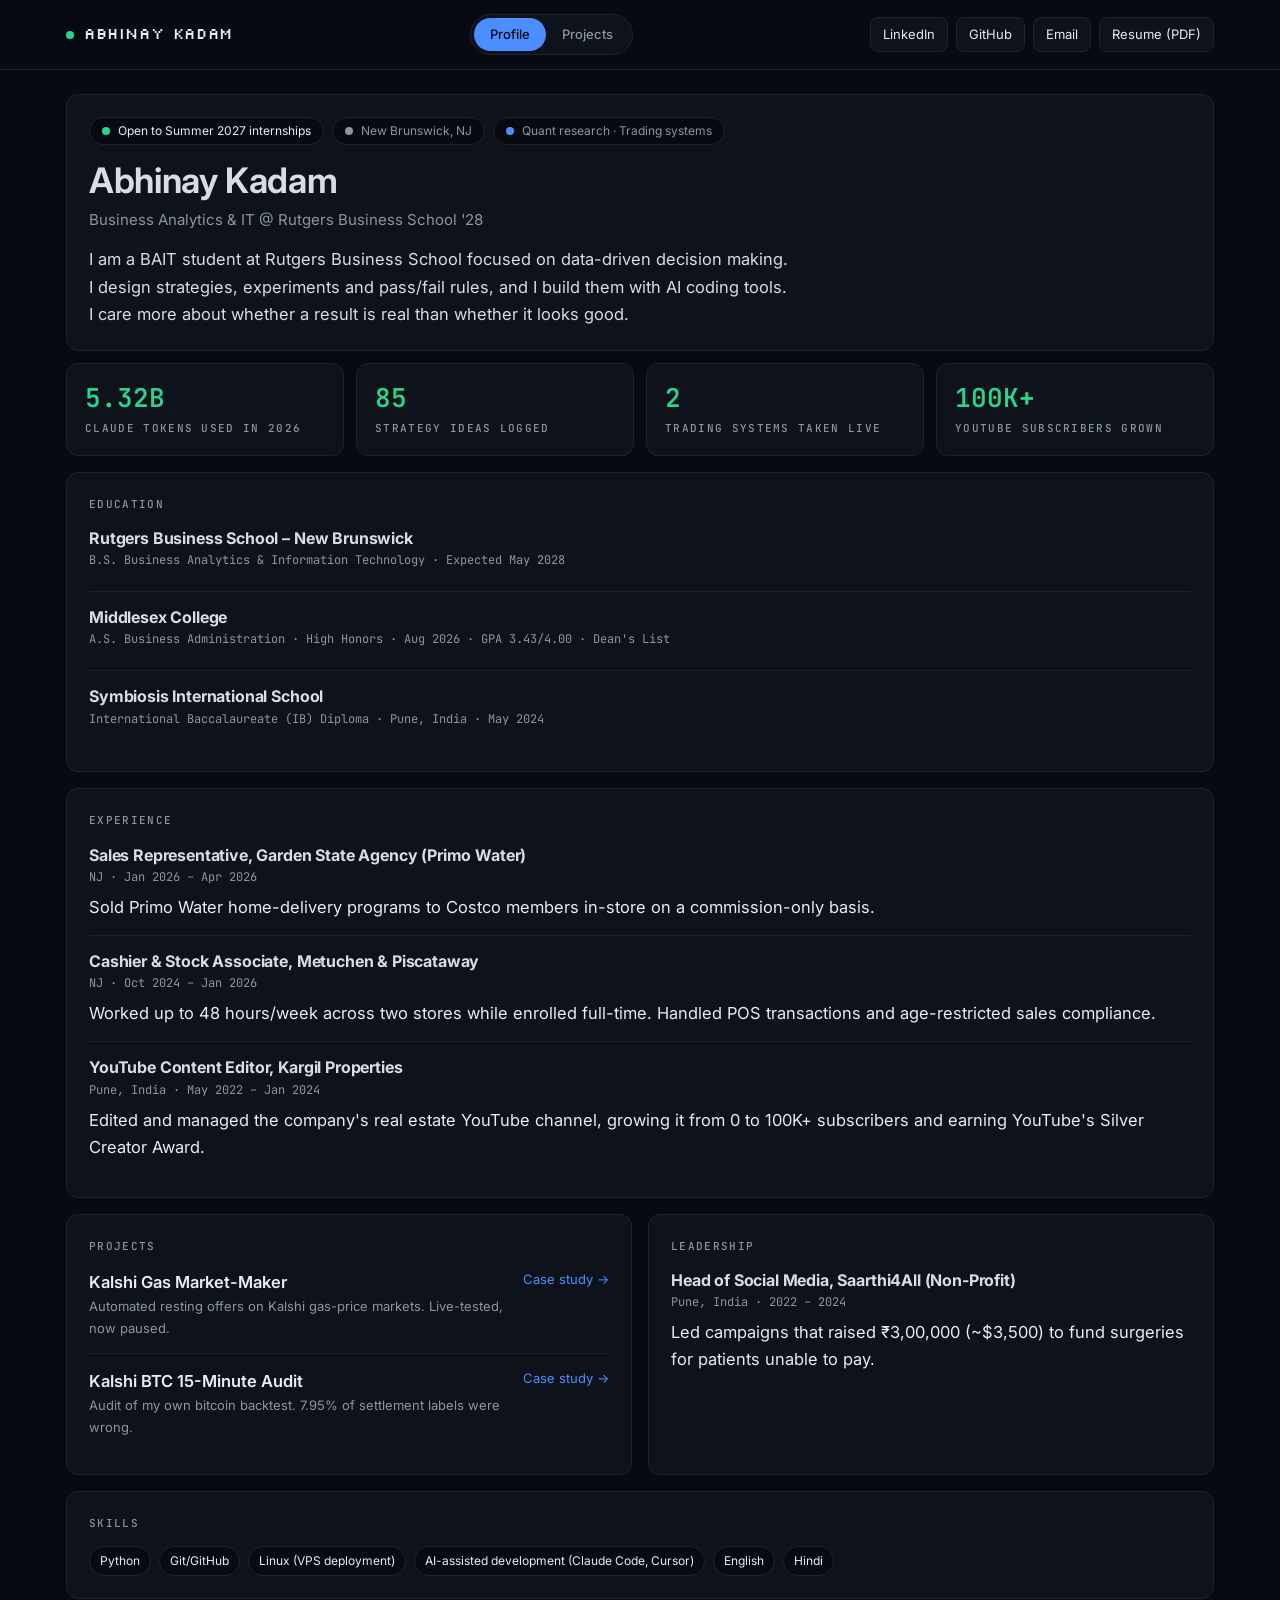
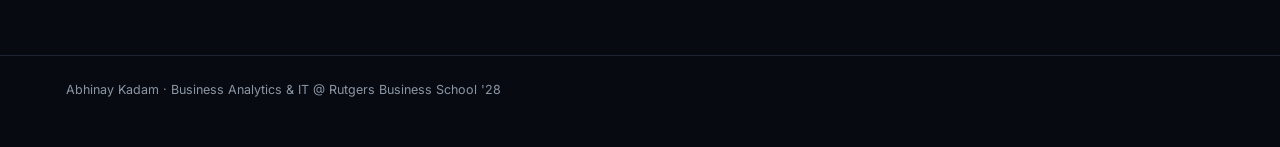
<file: index.html>
<!doctype html>
<html lang="en">
<head>
  <meta charset="utf-8">
  <meta name="viewport" content="width=device-width, initial-scale=1">
  <title>Abhinay Kadam | Quantitative Research and Trading Systems</title>
  <meta name="description" content="Abhinay Kadam, Business Analytics and IT student at Rutgers Business School. Quantitative research and automated trading systems, with case studies on Kalshi gas and bitcoin markets.">
  <link rel="icon" href="data:image/svg+xml,%3Csvg xmlns='http://www.w3.org/2000/svg' viewBox='0 0 16 16'%3E%3Crect width='16' height='16' rx='3' fill='%234c8dff'/%3E%3C/svg%3E">
  <link rel="preconnect" href="https://fonts.googleapis.com">
  <link rel="preconnect" href="https://fonts.gstatic.com" crossorigin>
  <link href="https://fonts.googleapis.com/css2?family=Inter:wght@400;500;600;700&family=JetBrains+Mono:wght@500;600&family=Silkscreen&display=swap" rel="stylesheet">
  <link rel="stylesheet" href="assets/style.css">
  <script>document.documentElement.classList.add("js");</script>
</head>
<body>

  <header class="topbar">
    <div class="wrap topbar-inner">
      <a class="brand" href="#profile"><span class="dot pos" aria-hidden="true"></span>abhinay kadam</a>

      <nav class="seg" aria-label="Sections">
        <a href="#profile" data-tab-link="profile" aria-current="page">Profile</a>
        <a href="#projects" data-tab-link="projects">Projects</a>
      </nav>

      <div class="topbar-links">
        <a class="btn" href="https://www.linkedin.com/in/abhinay-kadam/">LinkedIn</a>
        <a class="btn" href="https://github.com/Prydae">GitHub</a>
        <a class="btn" href="mailto:kadamabhinay5@gmail.com">Email</a>
        <a class="btn" href="resume.pdf">Resume (PDF)</a>
      </div>
    </div>
  </header>

  <main class="wrap">

    <!-- TAB 1: PROFILE -->
    <section id="profile" class="tab is-active" data-tab="profile" aria-label="Profile">

      <div class="panel hero">
        <div class="pills">
          <span class="pill"><span class="dot pos" aria-hidden="true"></span><span class="pill-text">Open to Summer 2027 internships</span></span>
          <span class="pill"><span class="dot muted" aria-hidden="true"></span>New Brunswick, NJ</span>
          <span class="pill"><span class="dot accent" aria-hidden="true"></span>Quant research · Trading systems</span>
        </div>
        <h1>Abhinay Kadam</h1>
        <p class="sub">Business Analytics &amp; IT @ Rutgers Business School '28</p>
        <p class="about">I am a BAIT student at Rutgers Business School focused on data-driven decision making. I design strategies, experiments and pass/fail rules, and I build them with AI coding tools. I care more about whether a result is real than whether it looks good.</p>
      </div>

      <div class="stats">
        <div class="tile"><span class="big">5.32B</span><span class="cap">CLAUDE TOKENS USED IN 2026</span></div>
        <div class="tile"><span class="big">85</span><span class="cap">strategy ideas logged</span></div>
        <div class="tile"><span class="big">2</span><span class="cap">trading systems taken live</span></div>
        <div class="tile"><span class="big">100K+</span><span class="cap">YouTube subscribers grown</span></div>
      </div>

      <div class="cols">

        <div class="panel span-2">
          <p class="label">Education</p>

          <div class="entry">
            <h3>Rutgers Business School – New Brunswick</h3>
            <p class="meta">B.S. Business Analytics &amp; Information Technology · Expected May 2028</p>
          </div>

          <div class="entry">
            <h3>Middlesex College</h3>
            <p class="meta">A.S. Business Administration · High Honors · Aug 2026 · GPA 3.43/4.00 · Dean's List</p>
          </div>

          <div class="entry">
            <h3>Symbiosis International School</h3>
            <p class="meta">International Baccalaureate (IB) Diploma · Pune, India · May 2024</p>
          </div>
        </div>

        <div class="panel span-2">
          <p class="label">Experience</p>

          <div class="entry">
            <h3>Sales Representative, Garden State Agency (Primo Water)</h3>
            <p class="meta">NJ · Jan 2026 – Apr 2026</p>
            <p>Sold Primo Water home-delivery programs to Costco members in-store on a commission-only basis.</p>
          </div>

          <div class="entry">
            <h3>Cashier &amp; Stock Associate, Metuchen &amp; Piscataway</h3>
            <p class="meta">NJ · Oct 2024 – Jan 2026</p>
            <p>Worked up to 48 hours/week across two stores while enrolled full-time. Handled POS transactions and age-restricted sales compliance.</p>
          </div>

          <div class="entry">
            <h3>YouTube Content Editor, Kargil Properties</h3>
            <p class="meta">Pune, India · May 2022 – Jan 2024</p>
            <p>Edited and managed the company's real estate YouTube channel, growing it from 0 to 100K+ subscribers and earning YouTube's Silver Creator Award.</p>
          </div>
        </div>

        <div class="panel">
          <p class="label">Projects</p>
          <div id="profile-projects">
            <noscript><p class="fallback"><a href="projects/gas.html">Kalshi Gas Market-Maker: case study</a><br><a href="projects/btc.html">Kalshi BTC 15-Minute Audit: case study</a></p></noscript>
          </div>
        </div>

        <div class="panel">
          <p class="label">Leadership</p>
          <div class="entry">
            <h3>Head of Social Media, Saarthi4All (Non-Profit)</h3>
            <p class="meta">Pune, India · 2022 – 2024</p>
            <p>Led campaigns that raised ₹3,00,000 (~$3,500) to fund surgeries for patients unable to pay.</p>
          </div>
        </div>

        <div class="panel span-2">
          <p class="label">Skills</p>
          <ul class="chips">
            <li>Python</li>
            <li>Git/GitHub</li>
            <li>Linux (VPS deployment)</li>
            <li>AI-assisted development (Claude Code, Cursor)</li>
            <li>English</li>
            <li>Hindi</li>
          </ul>
        </div>

      </div>
    </section>

    <!-- TAB 2: PROJECTS -->
    <section id="projects" class="tab" data-tab="projects" aria-label="Projects">
      <p class="label" style="margin-top:8px">Projects</p>
      <div id="project-grid" class="proj-grid">
        <noscript><p class="fallback">Project cards load with JavaScript. Open the case studies directly: <a href="projects/gas.html">Kalshi Gas Market-Maker</a> · <a href="projects/btc.html">Kalshi BTC 15-Minute Audit</a>.</p></noscript>
      </div>
    </section>

  </main>

  <footer class="site-footer">
    <div class="wrap">
      <p>Abhinay Kadam · Business Analytics &amp; IT @ Rutgers Business School '28</p>
    </div>
  </footer>

  <script src="assets/projects.js"></script>
</body>
</html>
</file>
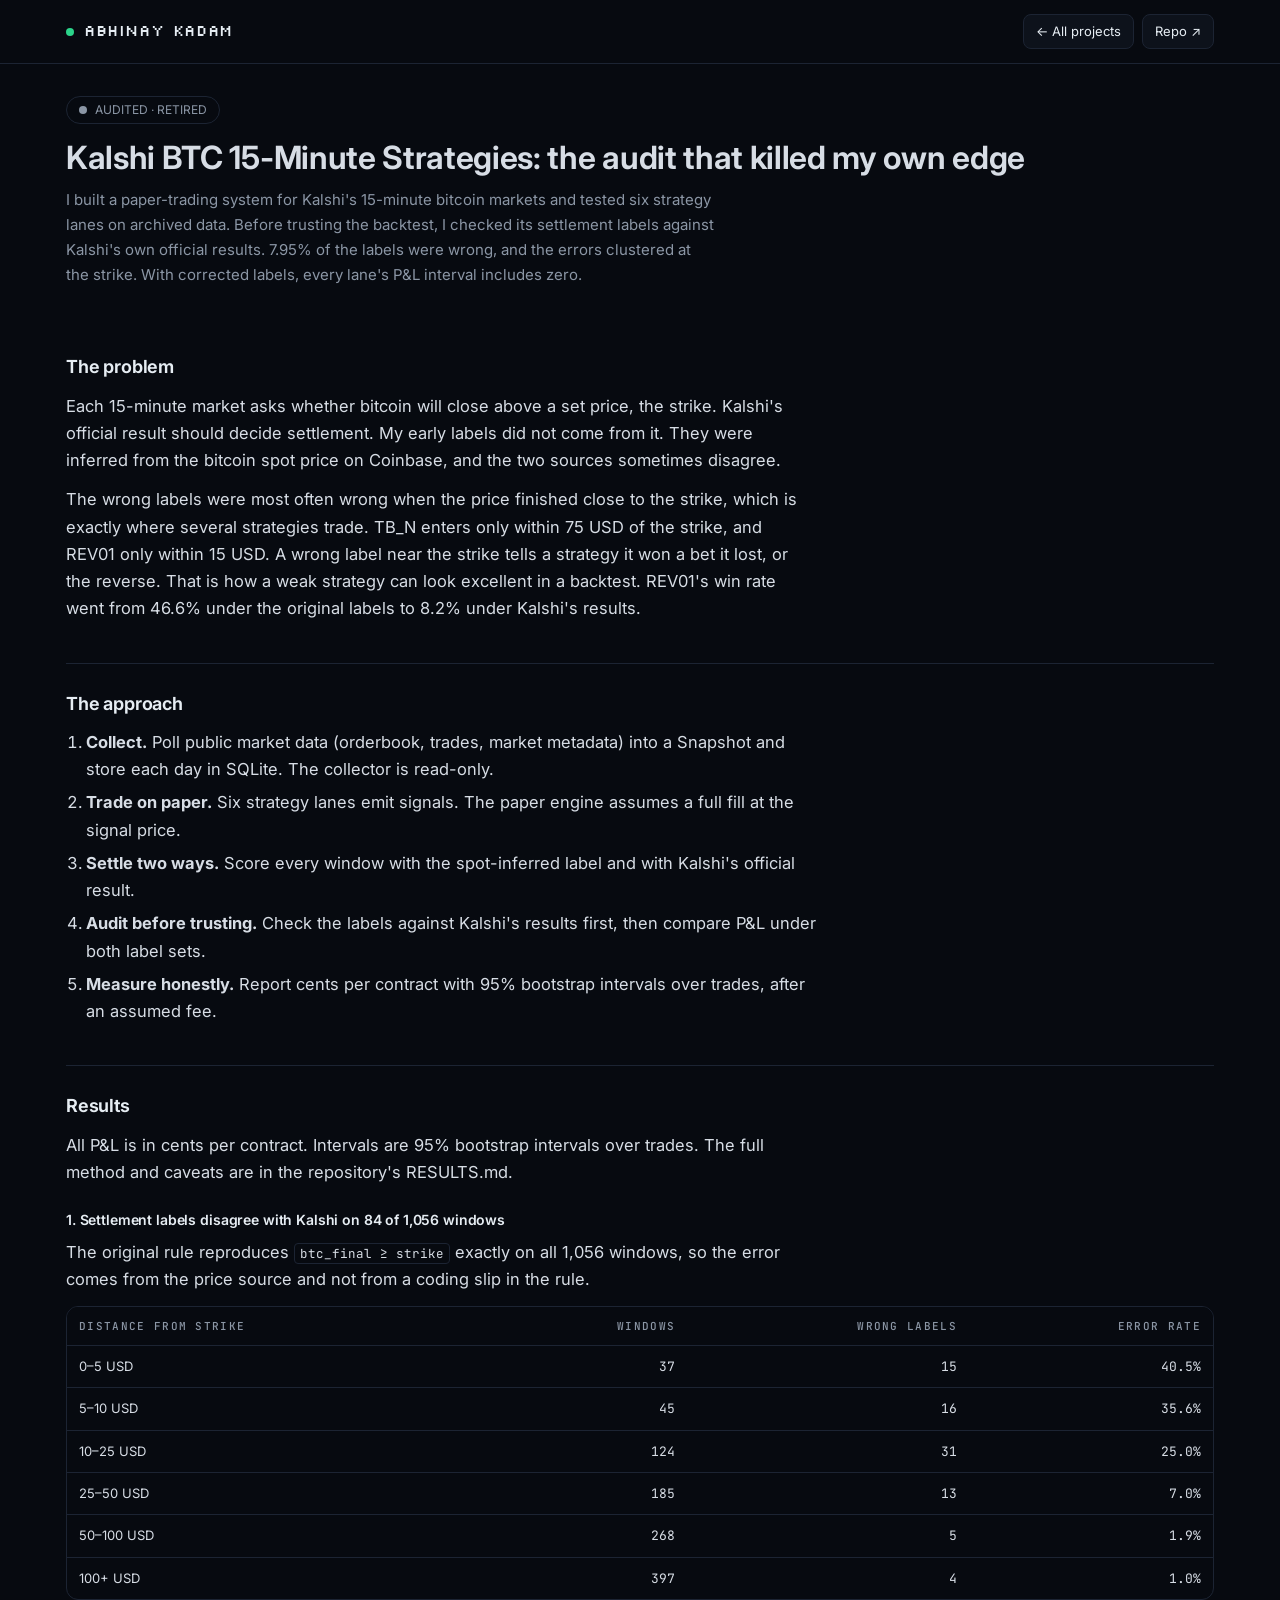
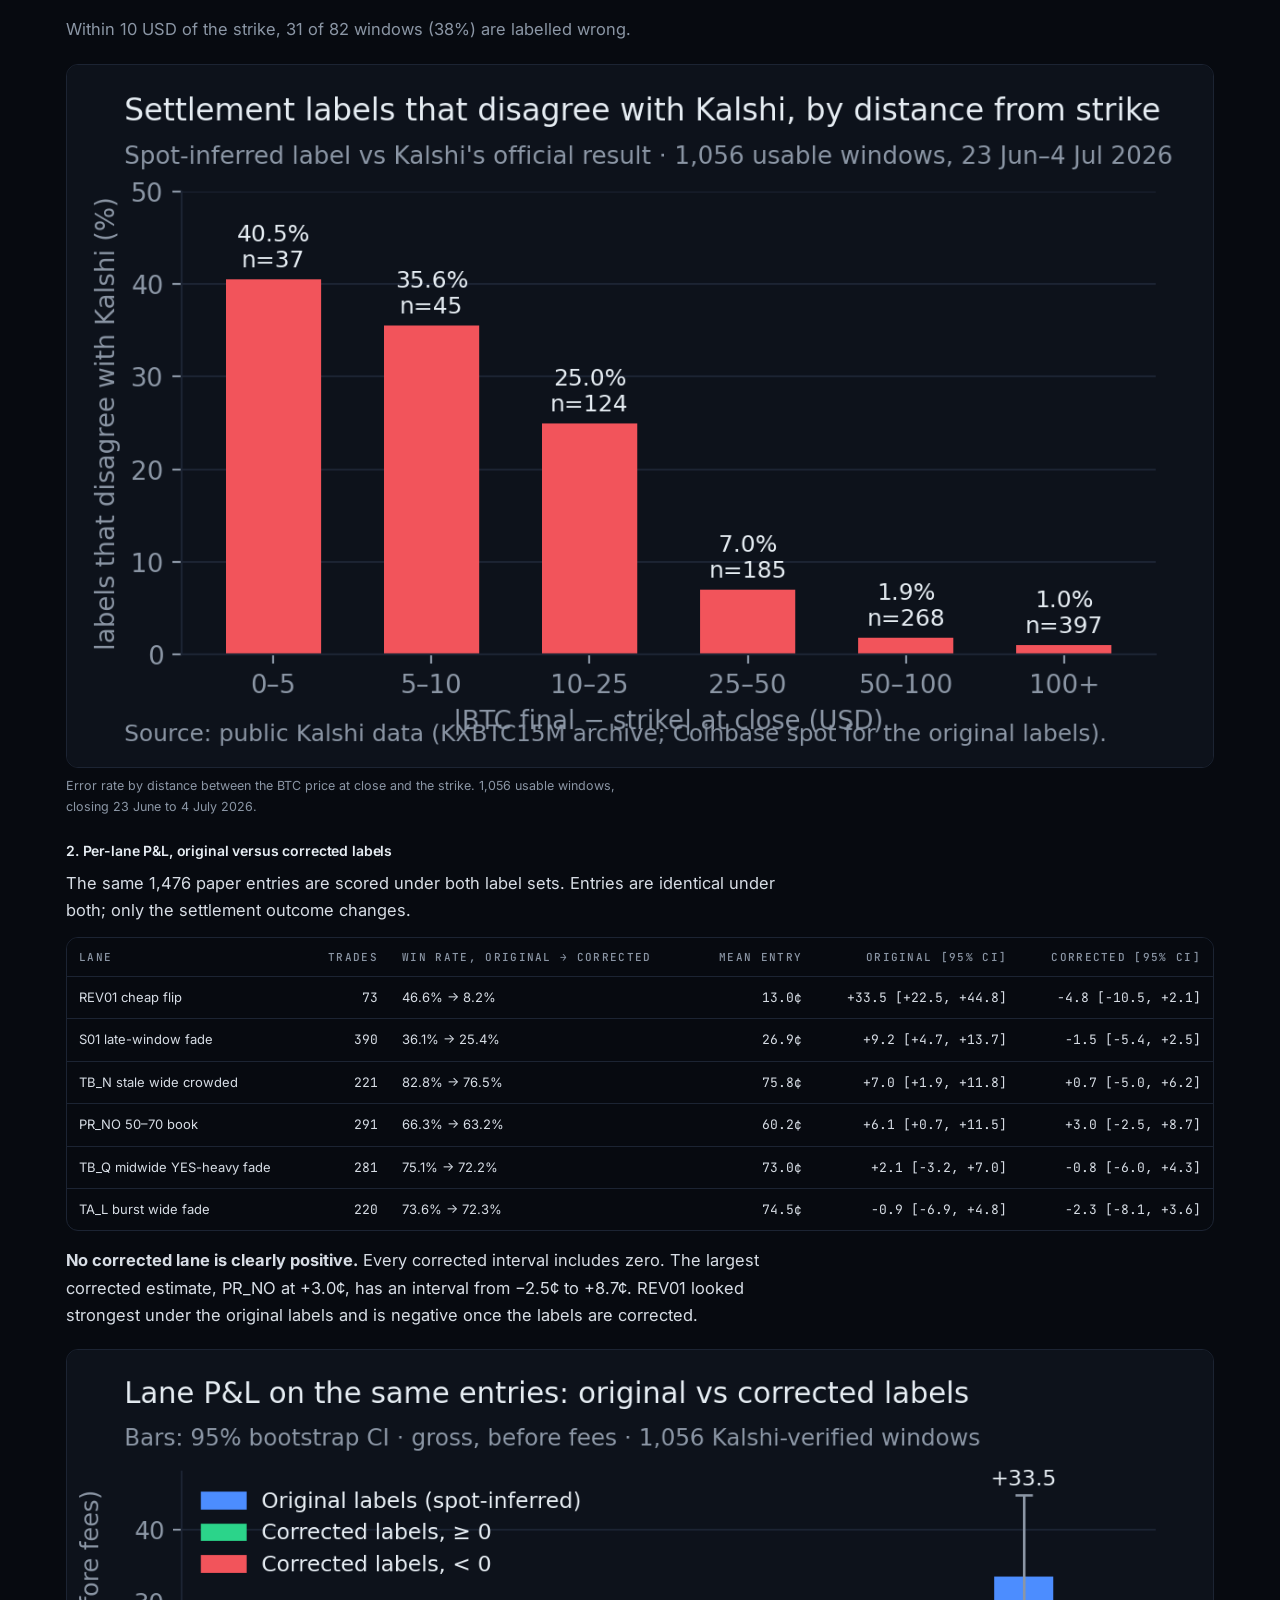
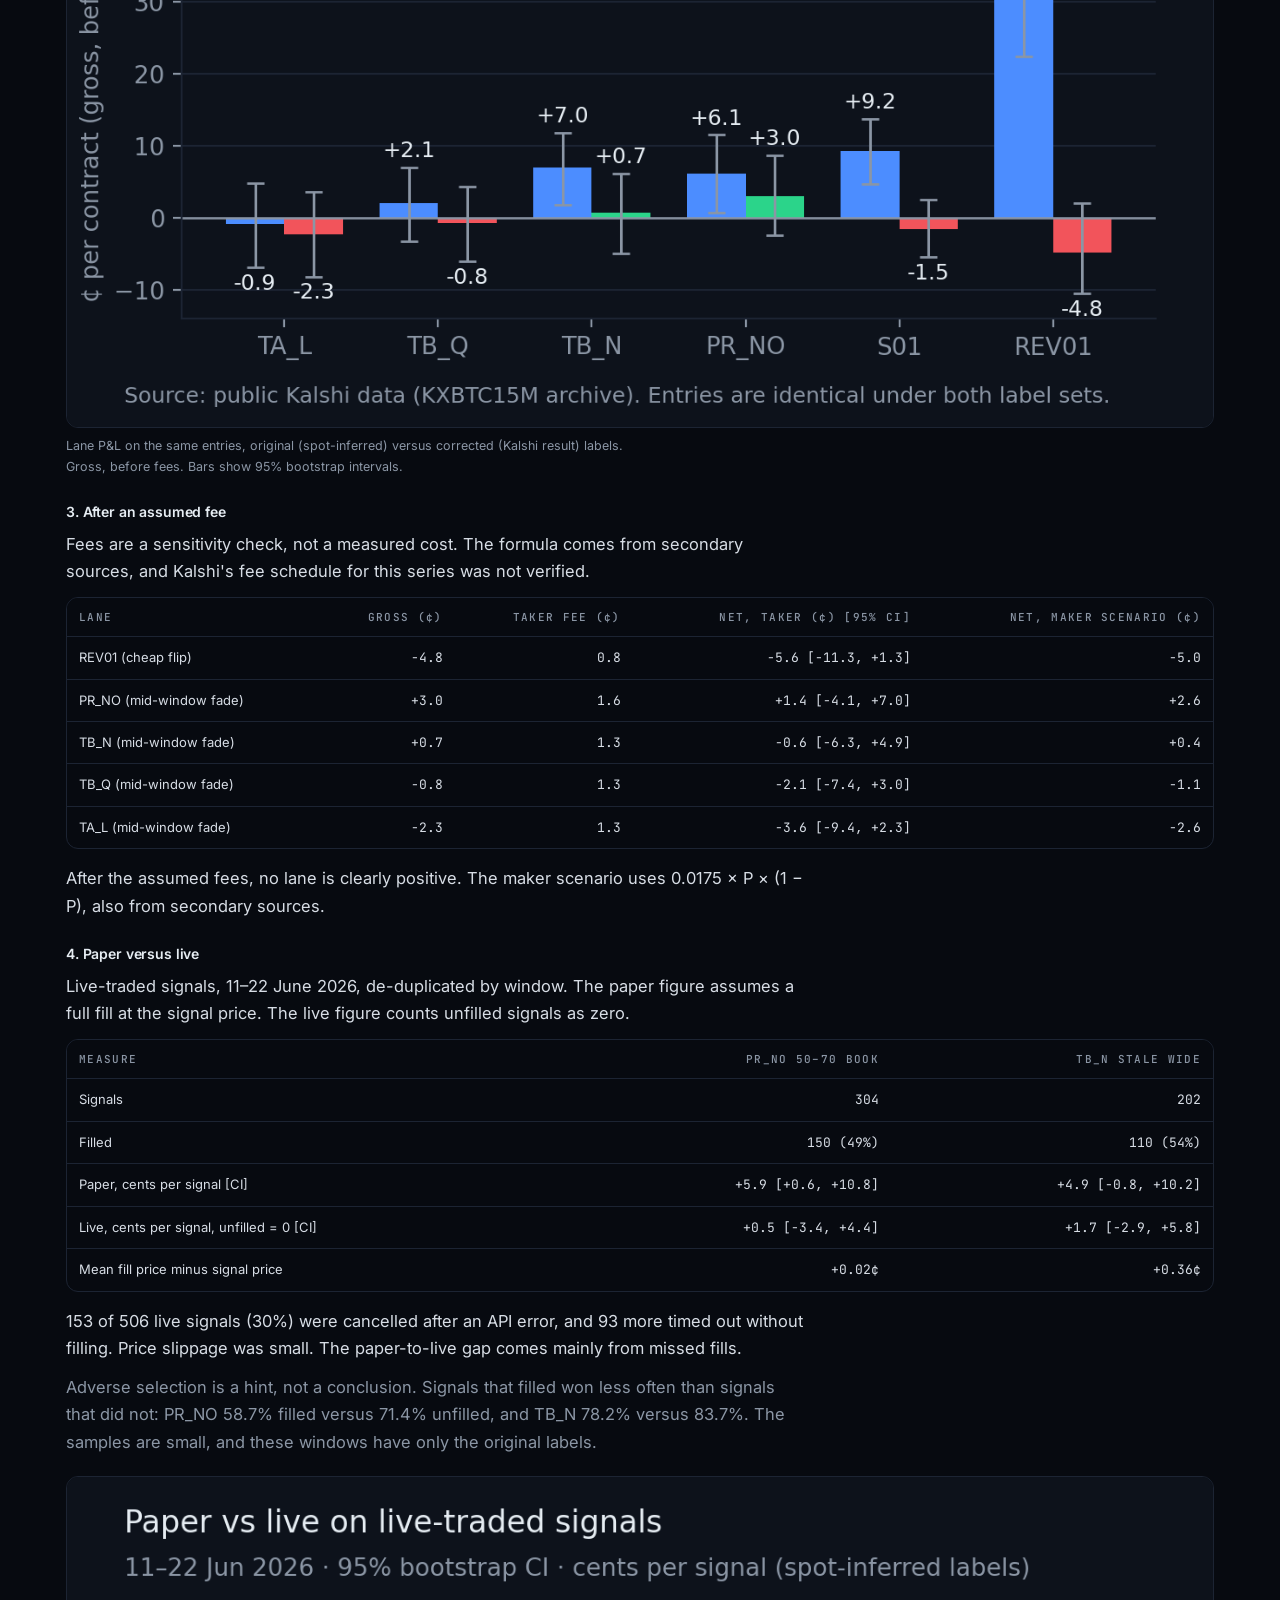
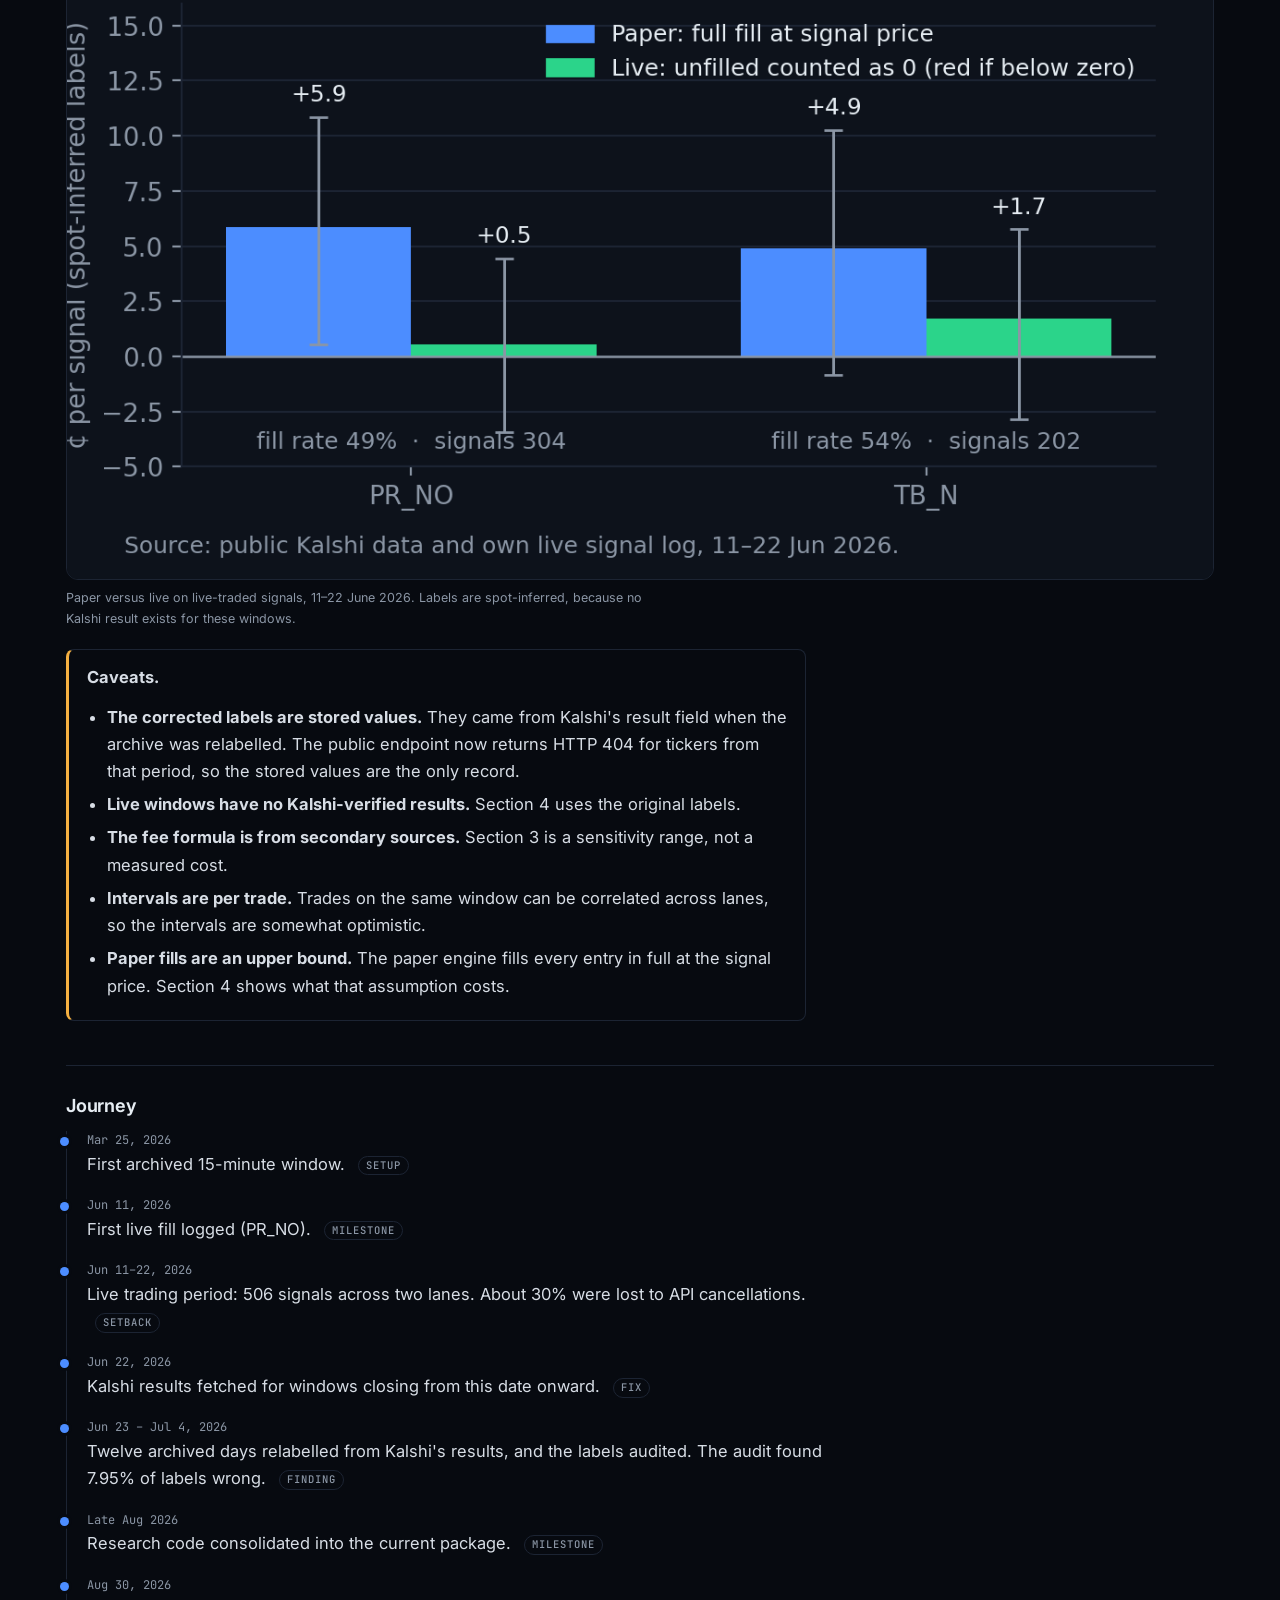
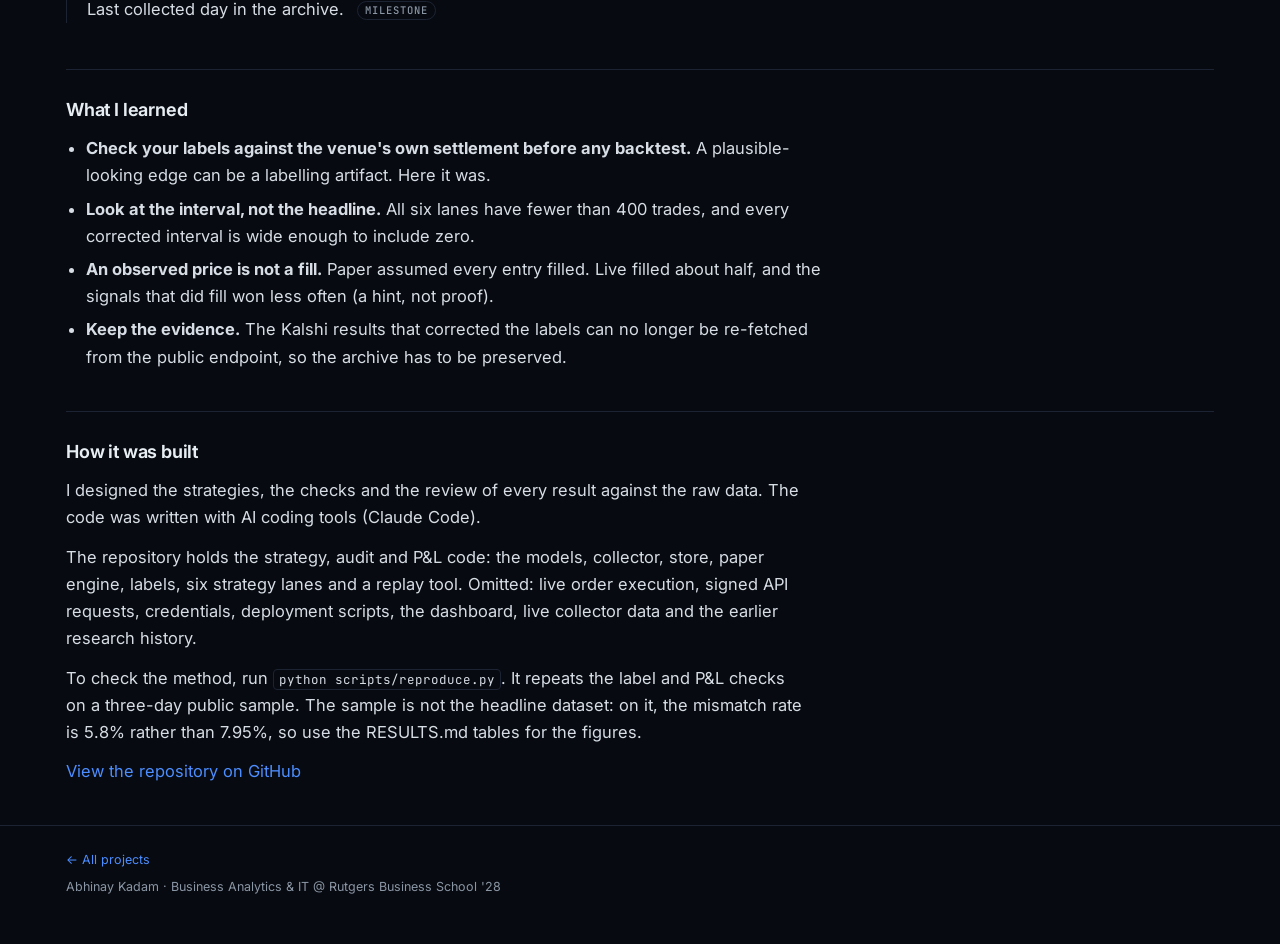
<file: projects/btc.html>
<!doctype html>
<html lang="en">
<head>
  <meta charset="utf-8">
  <meta name="viewport" content="width=device-width, initial-scale=1">
  <title>Kalshi BTC 15-Minute Audit | Abhinay Kadam</title>
  <meta name="description" content="Case study: an audit of a Kalshi 15-minute bitcoin backtest. 7.95% of settlement labels disagreed with Kalshi's official results, and no strategy lane stayed positive after correction.">
  <link rel="icon" href="data:image/svg+xml,%3Csvg xmlns='http://www.w3.org/2000/svg' viewBox='0 0 16 16'%3E%3Crect width='16' height='16' fill='%2314284b'/%3E%3C/svg%3E">
  <link rel="preconnect" href="https://fonts.googleapis.com">
  <link rel="preconnect" href="https://fonts.gstatic.com" crossorigin>
  <link href="https://fonts.googleapis.com/css2?family=Inter:wght@400;500;600;700&family=JetBrains+Mono:wght@500;600&family=Silkscreen&display=swap" rel="stylesheet">
  <link rel="stylesheet" href="../assets/style.css">
</head>
<body>

  <header class="topbar">
    <div class="wrap topbar-inner">
      <a class="brand" href="../index.html"><span class="dot pos" aria-hidden="true"></span>abhinay kadam</a>
      <div class="topbar-links">
        <a class="btn" href="../index.html#projects">← All projects</a>
        <a class="btn" href="https://github.com/Prydae/kalshi-btc-audit">Repo ↗</a>
      </div>
    </div>
  </header>

  <header class="page-head">
    <div class="wrap">
      <p class="pills"><span class="pill"><span class="dot muted" aria-hidden="true"></span>AUDITED · RETIRED</span></p>
      <h1>Kalshi BTC 15-Minute Strategies: the audit that killed my own edge</h1>
      <p class="lead">I built a paper-trading system for Kalshi's 15-minute bitcoin markets and tested six strategy lanes on archived data. Before trusting the backtest, I checked its settlement labels against Kalshi's own official results. 7.95% of the labels were wrong, and the errors clustered at the strike. With corrected labels, every lane's P&amp;L interval includes zero.</p>
    </div>
  </header>

  <main class="wrap case">

    <section id="problem" aria-labelledby="problem-heading">
      <h2 id="problem-heading">The problem</h2>
      <p>Each 15-minute market asks whether bitcoin will close above a set price, the strike. Kalshi's official result should decide settlement. My early labels did not come from it. They were inferred from the bitcoin spot price on Coinbase, and the two sources sometimes disagree.</p>
      <p>The wrong labels were most often wrong when the price finished close to the strike, which is exactly where several strategies trade. TB_N enters only within 75 USD of the strike, and REV01 only within 15 USD. A wrong label near the strike tells a strategy it won a bet it lost, or the reverse. That is how a weak strategy can look excellent in a backtest. REV01's win rate went from 46.6% under the original labels to 8.2% under Kalshi's results.</p>
    </section>

    <section id="approach" aria-labelledby="approach-heading">
      <h2 id="approach-heading">The approach</h2>
      <ol>
        <li><strong>Collect.</strong> Poll public market data (orderbook, trades, market metadata) into a Snapshot and store each day in SQLite. The collector is read-only.</li>
        <li><strong>Trade on paper.</strong> Six strategy lanes emit signals. The paper engine assumes a full fill at the signal price.</li>
        <li><strong>Settle two ways.</strong> Score every window with the spot-inferred label and with Kalshi's official result.</li>
        <li><strong>Audit before trusting.</strong> Check the labels against Kalshi's results first, then compare P&amp;L under both label sets.</li>
        <li><strong>Measure honestly.</strong> Report cents per contract with 95% bootstrap intervals over trades, after an assumed fee.</li>
      </ol>
    </section>

    <section id="results" aria-labelledby="results-heading">
      <h2 id="results-heading">Results</h2>
      <p>All P&amp;L is in cents per contract. Intervals are 95% bootstrap intervals over trades. The full method and caveats are in the repository's RESULTS.md.</p>

      <h3>1. Settlement labels disagree with Kalshi on 84 of 1,056 windows</h3>
      <p>The original rule reproduces <code>btc_final ≥ strike</code> exactly on all 1,056 windows, so the error comes from the price source and not from a coding slip in the rule.</p>
      <div class="table-wrap">
        <table class="data">
          <thead>
            <tr>
              <th>Distance from strike</th>
              <th class="num">Windows</th>
              <th class="num">Wrong labels</th>
              <th class="num">Error rate</th>
            </tr>
          </thead>
          <tbody>
            <tr><td>0–5 USD</td><td class="num">37</td><td class="num">15</td><td class="num">40.5%</td></tr>
            <tr><td>5–10 USD</td><td class="num">45</td><td class="num">16</td><td class="num">35.6%</td></tr>
            <tr><td>10–25 USD</td><td class="num">124</td><td class="num">31</td><td class="num">25.0%</td></tr>
            <tr><td>25–50 USD</td><td class="num">185</td><td class="num">13</td><td class="num">7.0%</td></tr>
            <tr><td>50–100 USD</td><td class="num">268</td><td class="num">5</td><td class="num">1.9%</td></tr>
            <tr><td>100+ USD</td><td class="num">397</td><td class="num">4</td><td class="num">1.0%</td></tr>
          </tbody>
        </table>
      </div>
      <p class="muted">Within 10 USD of the strike, 31 of 82 windows (38%) are labelled wrong.</p>

      <figure>
        <img src="../assets/img/btc-label-error.png" alt="Bar chart of the share of settlement labels that disagree with Kalshi's result, by distance from strike: 40.5% at 0 to 5 USD, 35.6% at 5 to 10 USD, 25.0% at 10 to 25 USD, 7.0% at 25 to 50 USD, 1.9% at 50 to 100 USD, and 1.0% above 100 USD.">
        <figcaption>Error rate by distance between the BTC price at close and the strike. 1,056 usable windows, closing 23 June to 4 July 2026.</figcaption>
      </figure>

      <h3>2. Per-lane P&amp;L, original versus corrected labels</h3>
      <p>The same 1,476 paper entries are scored under both label sets. Entries are identical under both; only the settlement outcome changes.</p>
      <div class="table-wrap">
        <table class="data">
          <thead>
            <tr>
              <th>Lane</th>
              <th class="num">Trades</th>
              <th>Win rate, original → corrected</th>
              <th class="num">Mean entry</th>
              <th class="num">Original [95% CI]</th>
              <th class="num">Corrected [95% CI]</th>
            </tr>
          </thead>
          <tbody>
            <tr><td>REV01 cheap flip</td><td class="num">73</td><td>46.6% → 8.2%</td><td class="num">13.0¢</td><td class="num">+33.5 [+22.5, +44.8]</td><td class="num">−4.8 [−10.5, +2.1]</td></tr>
            <tr><td>S01 late-window fade</td><td class="num">390</td><td>36.1% → 25.4%</td><td class="num">26.9¢</td><td class="num">+9.2 [+4.7, +13.7]</td><td class="num">−1.5 [−5.4, +2.5]</td></tr>
            <tr><td>TB_N stale wide crowded</td><td class="num">221</td><td>82.8% → 76.5%</td><td class="num">75.8¢</td><td class="num">+7.0 [+1.9, +11.8]</td><td class="num">+0.7 [−5.0, +6.2]</td></tr>
            <tr><td>PR_NO 50–70 book</td><td class="num">291</td><td>66.3% → 63.2%</td><td class="num">60.2¢</td><td class="num">+6.1 [+0.7, +11.5]</td><td class="num">+3.0 [−2.5, +8.7]</td></tr>
            <tr><td>TB_Q midwide YES-heavy fade</td><td class="num">281</td><td>75.1% → 72.2%</td><td class="num">73.0¢</td><td class="num">+2.1 [−3.2, +7.0]</td><td class="num">−0.8 [−6.0, +4.3]</td></tr>
            <tr><td>TA_L burst wide fade</td><td class="num">220</td><td>73.6% → 72.3%</td><td class="num">74.5¢</td><td class="num">−0.9 [−6.9, +4.8]</td><td class="num">−2.3 [−8.1, +3.6]</td></tr>
          </tbody>
        </table>
      </div>
      <p><strong>No corrected lane is clearly positive.</strong> Every corrected interval includes zero. The largest corrected estimate, PR_NO at +3.0¢, has an interval from −2.5¢ to +8.7¢. REV01 looked strongest under the original labels and is negative once the labels are corrected.</p>

      <figure>
        <img src="../assets/img/btc-lane-pnl.png" alt="Grouped bar chart of lane P&amp;L on the same entries under original and corrected labels. Original: TA_L -0.9, TB_Q +2.1, TB_N +7.0, PR_NO +6.1, S01 +9.2, REV01 +33.5. Corrected: TA_L -2.3, TB_Q -0.8, TB_N +0.7, PR_NO +3.0, S01 -1.5, REV01 -4.8.">
        <figcaption>Lane P&amp;L on the same entries, original (spot-inferred) versus corrected (Kalshi result) labels. Gross, before fees. Bars show 95% bootstrap intervals.</figcaption>
      </figure>

      <h3>3. After an assumed fee</h3>
      <p>Fees are a sensitivity check, not a measured cost. The formula comes from secondary sources, and Kalshi's fee schedule for this series was not verified.</p>
      <div class="table-wrap">
        <table class="data">
          <thead>
            <tr>
              <th>Lane</th>
              <th class="num">Gross (¢)</th>
              <th class="num">Taker fee (¢)</th>
              <th class="num">Net, taker (¢) [95% CI]</th>
              <th class="num">Net, maker scenario (¢)</th>
            </tr>
          </thead>
          <tbody>
            <tr><td>REV01 (cheap flip)</td><td class="num">−4.8</td><td class="num">0.8</td><td class="num">−5.6 [−11.3, +1.3]</td><td class="num">−5.0</td></tr>
            <tr><td>PR_NO (mid-window fade)</td><td class="num">+3.0</td><td class="num">1.6</td><td class="num">+1.4 [−4.1, +7.0]</td><td class="num">+2.6</td></tr>
            <tr><td>TB_N (mid-window fade)</td><td class="num">+0.7</td><td class="num">1.3</td><td class="num">−0.6 [−6.3, +4.9]</td><td class="num">+0.4</td></tr>
            <tr><td>TB_Q (mid-window fade)</td><td class="num">−0.8</td><td class="num">1.3</td><td class="num">−2.1 [−7.4, +3.0]</td><td class="num">−1.1</td></tr>
            <tr><td>TA_L (mid-window fade)</td><td class="num">−2.3</td><td class="num">1.3</td><td class="num">−3.6 [−9.4, +2.3]</td><td class="num">−2.6</td></tr>
          </tbody>
        </table>
      </div>
      <p>After the assumed fees, no lane is clearly positive. The maker scenario uses 0.0175 × P × (1 − P), also from secondary sources.</p>

      <h3>4. Paper versus live</h3>
      <p>Live-traded signals, 11–22 June 2026, de-duplicated by window. The paper figure assumes a full fill at the signal price. The live figure counts unfilled signals as zero.</p>
      <div class="table-wrap">
        <table class="data">
          <thead>
            <tr>
              <th>Measure</th>
              <th class="num">PR_NO 50–70 book</th>
              <th class="num">TB_N stale wide</th>
            </tr>
          </thead>
          <tbody>
            <tr><td>Signals</td><td class="num">304</td><td class="num">202</td></tr>
            <tr><td>Filled</td><td class="num">150 (49%)</td><td class="num">110 (54%)</td></tr>
            <tr><td>Paper, cents per signal [CI]</td><td class="num">+5.9 [+0.6, +10.8]</td><td class="num">+4.9 [−0.8, +10.2]</td></tr>
            <tr><td>Live, cents per signal, unfilled = 0 [CI]</td><td class="num">+0.5 [−3.4, +4.4]</td><td class="num">+1.7 [−2.9, +5.8]</td></tr>
            <tr><td>Mean fill price minus signal price</td><td class="num">+0.02¢</td><td class="num">+0.36¢</td></tr>
          </tbody>
        </table>
      </div>
      <p>153 of 506 live signals (30%) were cancelled after an API error, and 93 more timed out without filling. Price slippage was small. The paper-to-live gap comes mainly from missed fills.</p>
      <p class="muted">Adverse selection is a hint, not a conclusion. Signals that filled won less often than signals that did not: PR_NO 58.7% filled versus 71.4% unfilled, and TB_N 78.2% versus 83.7%. The samples are small, and these windows have only the original labels.</p>

      <figure>
        <img src="../assets/img/btc-paper-vs-live.png" alt="Bar chart comparing paper and live cents per signal on live-traded signals from 11 to 22 June 2026. PR_NO: paper +5.9, live +0.5. TB_N: paper +4.9, live +1.7. Error bars show 95% intervals.">
        <figcaption>Paper versus live on live-traded signals, 11–22 June 2026. Labels are spot-inferred, because no Kalshi result exists for these windows.</figcaption>
      </figure>

      <div class="note">
        <p><strong>Caveats.</strong></p>
        <ul>
          <li><strong>The corrected labels are stored values.</strong> They came from Kalshi's result field when the archive was relabelled. The public endpoint now returns HTTP 404 for tickers from that period, so the stored values are the only record.</li>
          <li><strong>Live windows have no Kalshi-verified results.</strong> Section 4 uses the original labels.</li>
          <li><strong>The fee formula is from secondary sources.</strong> Section 3 is a sensitivity range, not a measured cost.</li>
          <li><strong>Intervals are per trade.</strong> Trades on the same window can be correlated across lanes, so the intervals are somewhat optimistic.</li>
          <li><strong>Paper fills are an upper bound.</strong> The paper engine fills every entry in full at the signal price. Section 4 shows what that assumption costs.</li>
        </ul>
      </div>
    </section>

    <section id="journey" aria-labelledby="journey-heading">
      <h2 id="journey-heading">Journey</h2>
      <ol class="timeline">
        <li><span class="date">Mar 25, 2026</span>First archived 15-minute window. <span class="tag">Setup</span></li>
        <li><span class="date">Jun 11, 2026</span>First live fill logged (PR_NO). <span class="tag">Milestone</span></li>
        <li><span class="date">Jun 11–22, 2026</span>Live trading period: 506 signals across two lanes. About 30% were lost to API cancellations. <span class="tag">Setback</span></li>
        <li><span class="date">Jun 22, 2026</span>Kalshi results fetched for windows closing from this date onward. <span class="tag">Fix</span></li>
        <li><span class="date">Jun 23 – Jul 4, 2026</span>Twelve archived days relabelled from Kalshi's results, and the labels audited. The audit found 7.95% of labels wrong. <span class="tag">Finding</span></li>
        <li><span class="date">Late Aug 2026</span>Research code consolidated into the current package. <span class="tag">Milestone</span></li>
        <li><span class="date">Aug 30, 2026</span>Last collected day in the archive. <span class="tag">Milestone</span></li>
      </ol>
    </section>

    <section id="learned" aria-labelledby="learned-heading">
      <h2 id="learned-heading">What I learned</h2>
      <ul>
        <li><strong>Check your labels against the venue's own settlement before any backtest.</strong> A plausible-looking edge can be a labelling artifact. Here it was.</li>
        <li><strong>Look at the interval, not the headline.</strong> All six lanes have fewer than 400 trades, and every corrected interval is wide enough to include zero.</li>
        <li><strong>An observed price is not a fill.</strong> Paper assumed every entry filled. Live filled about half, and the signals that did fill won less often (a hint, not proof).</li>
        <li><strong>Keep the evidence.</strong> The Kalshi results that corrected the labels can no longer be re-fetched from the public endpoint, so the archive has to be preserved.</li>
      </ul>
    </section>

    <section id="built" aria-labelledby="built-heading">
      <h2 id="built-heading">How it was built</h2>
      <p>I designed the strategies, the checks and the review of every result against the raw data. The code was written with AI coding tools (Claude Code).</p>
      <p>The repository holds the strategy, audit and P&amp;L code: the models, collector, store, paper engine, labels, six strategy lanes and a replay tool. Omitted: live order execution, signed API requests, credentials, deployment scripts, the dashboard, live collector data and the earlier research history.</p>
      <p>To check the method, run <code>python scripts/reproduce.py</code>. It repeats the label and P&amp;L checks on a three-day public sample. The sample is not the headline dataset: on it, the mismatch rate is 5.8% rather than 7.95%, so use the RESULTS.md tables for the figures.</p>
      <p><a href="https://github.com/Prydae/kalshi-btc-audit">View the repository on GitHub</a></p>
    </section>

  </main>

  <footer class="site-footer">
    <div class="wrap">
      <p><a href="../index.html#projects">← All projects</a></p>
      <p>Abhinay Kadam · Business Analytics &amp; IT @ Rutgers Business School '28</p>
    </div>
  </footer>

</body>
</html>
</file>
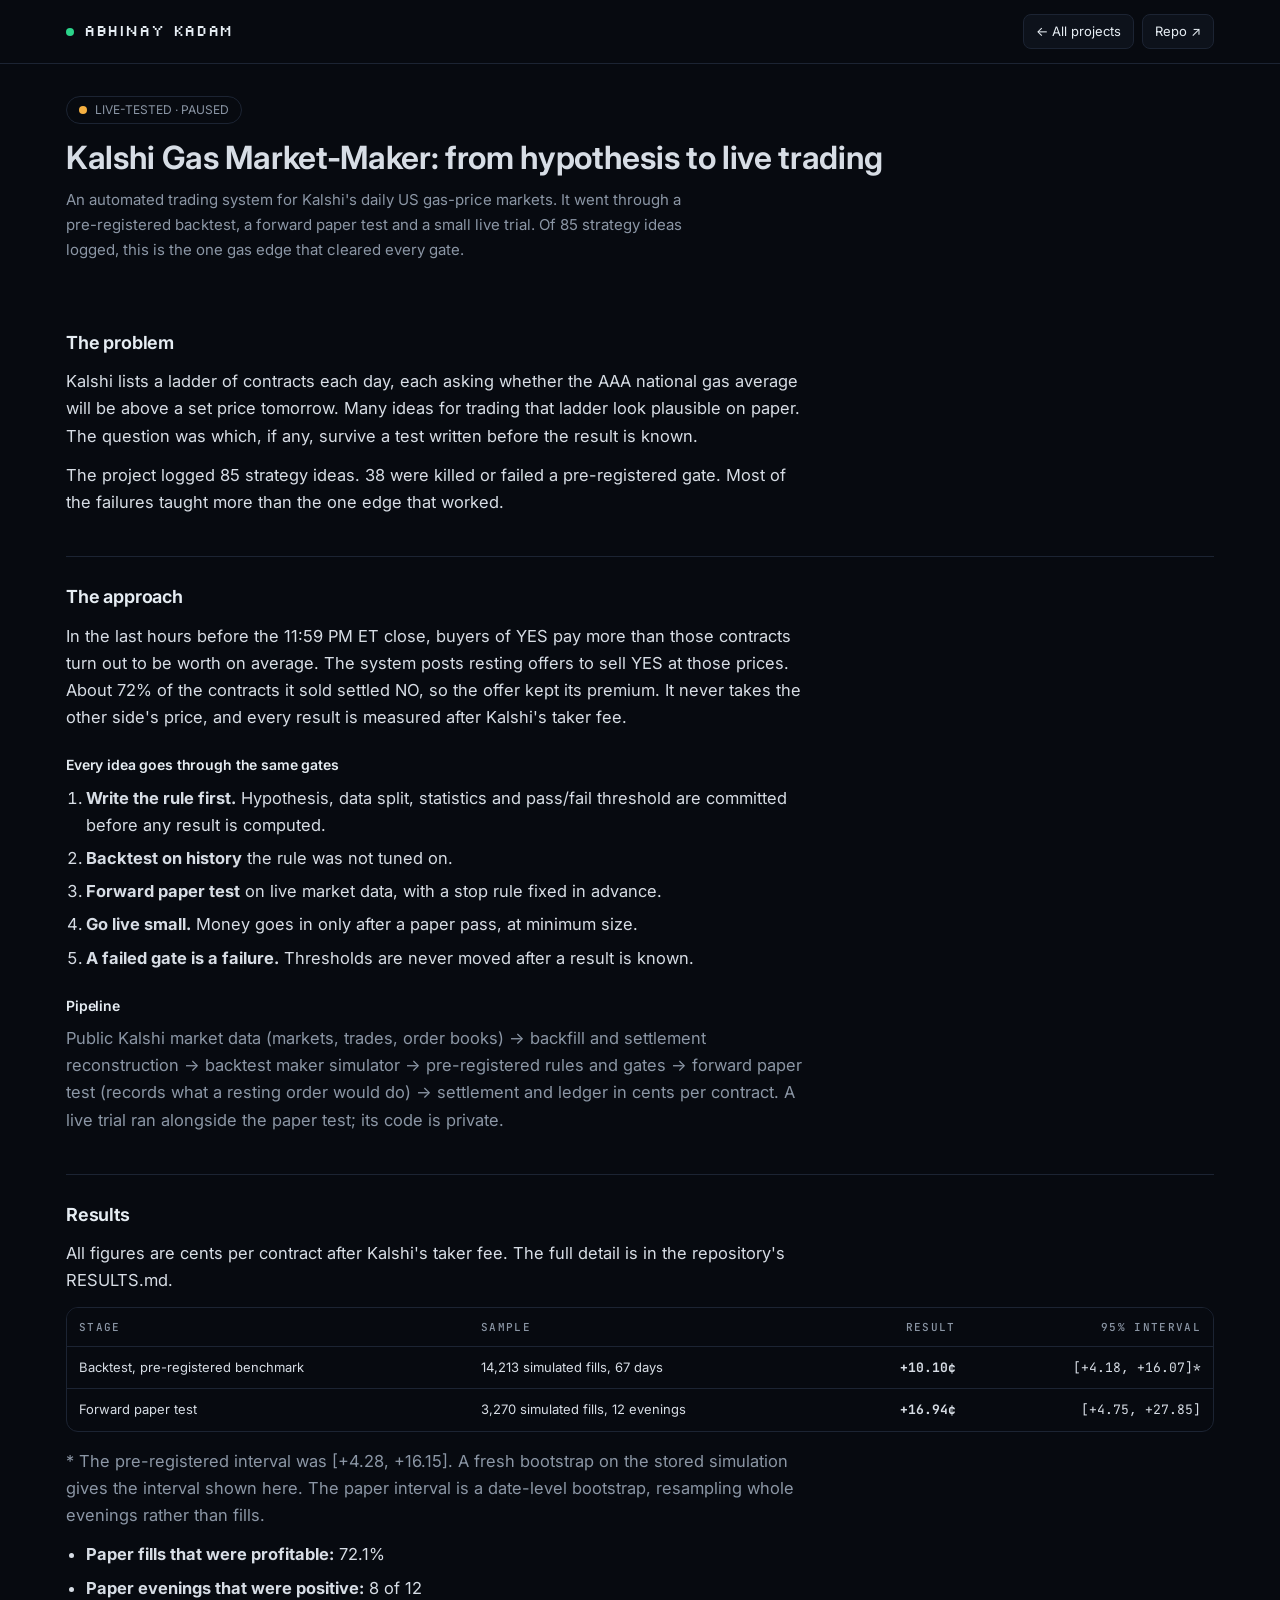
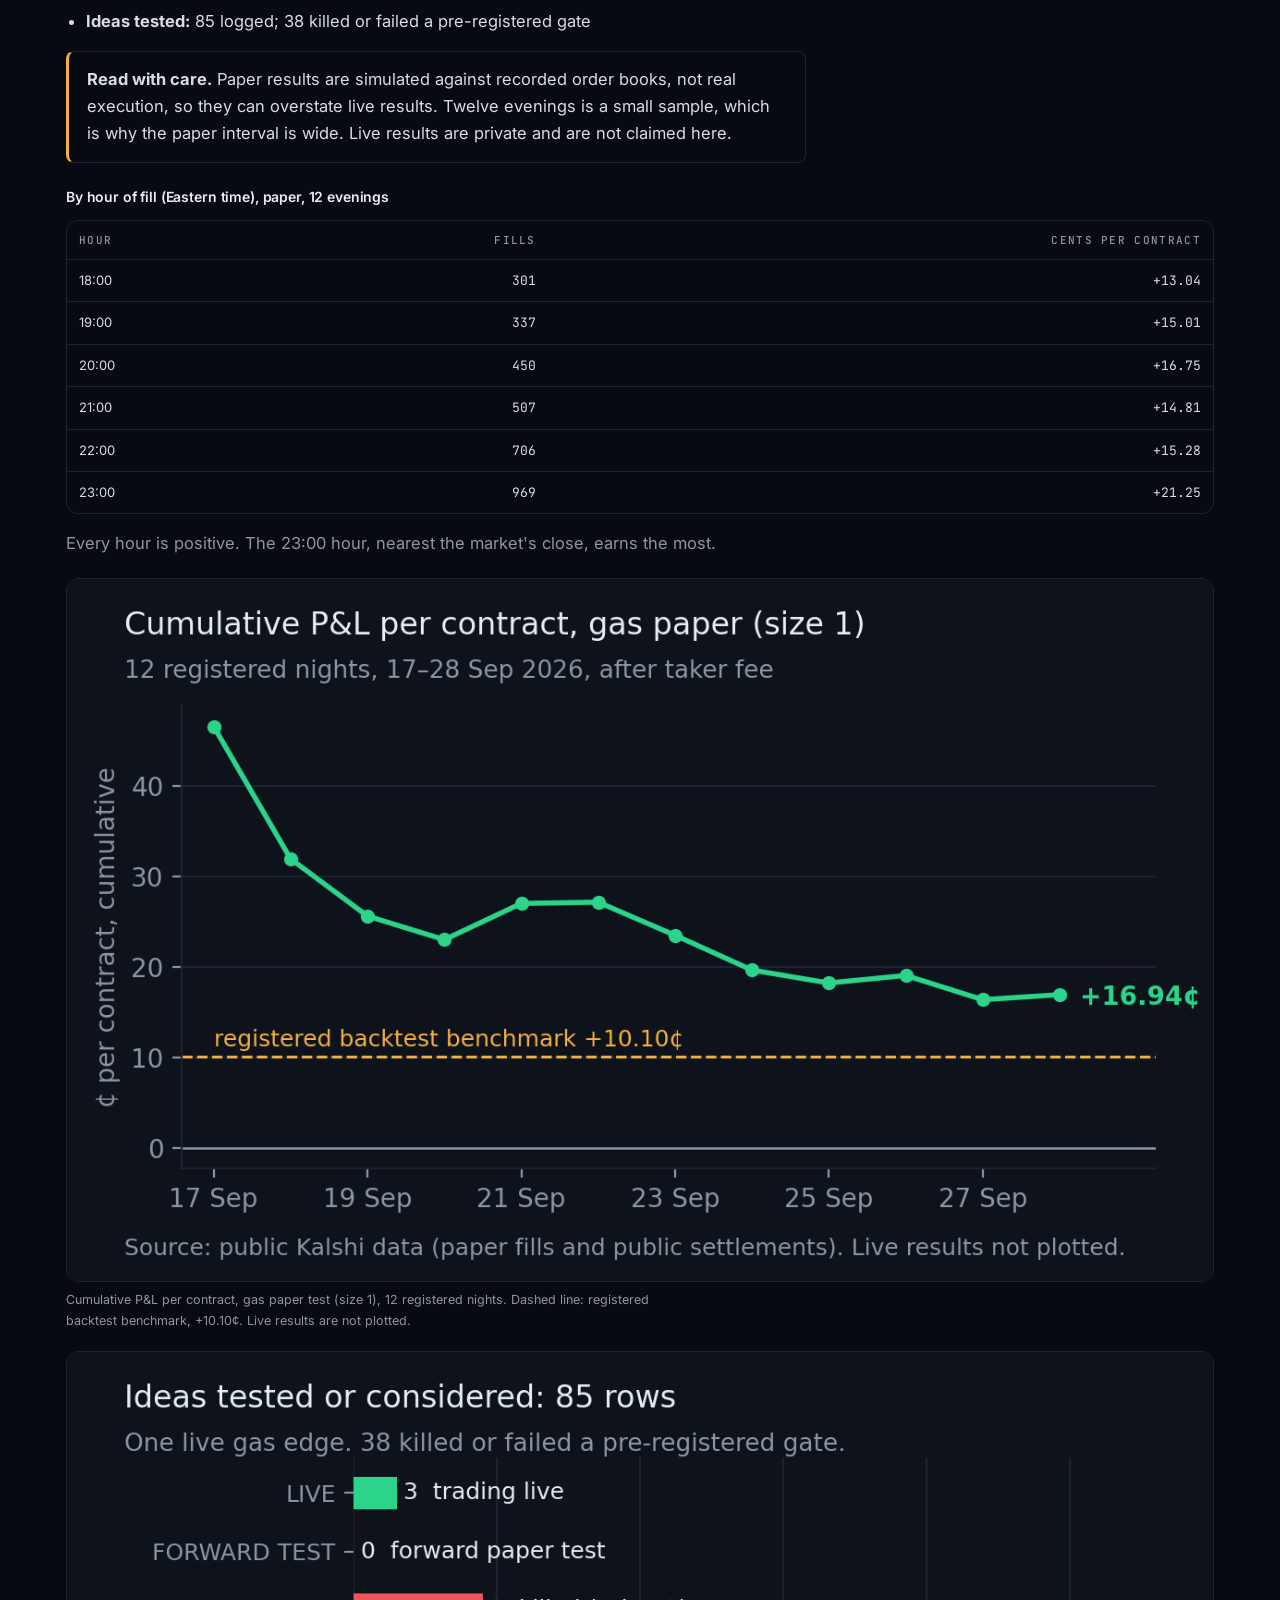
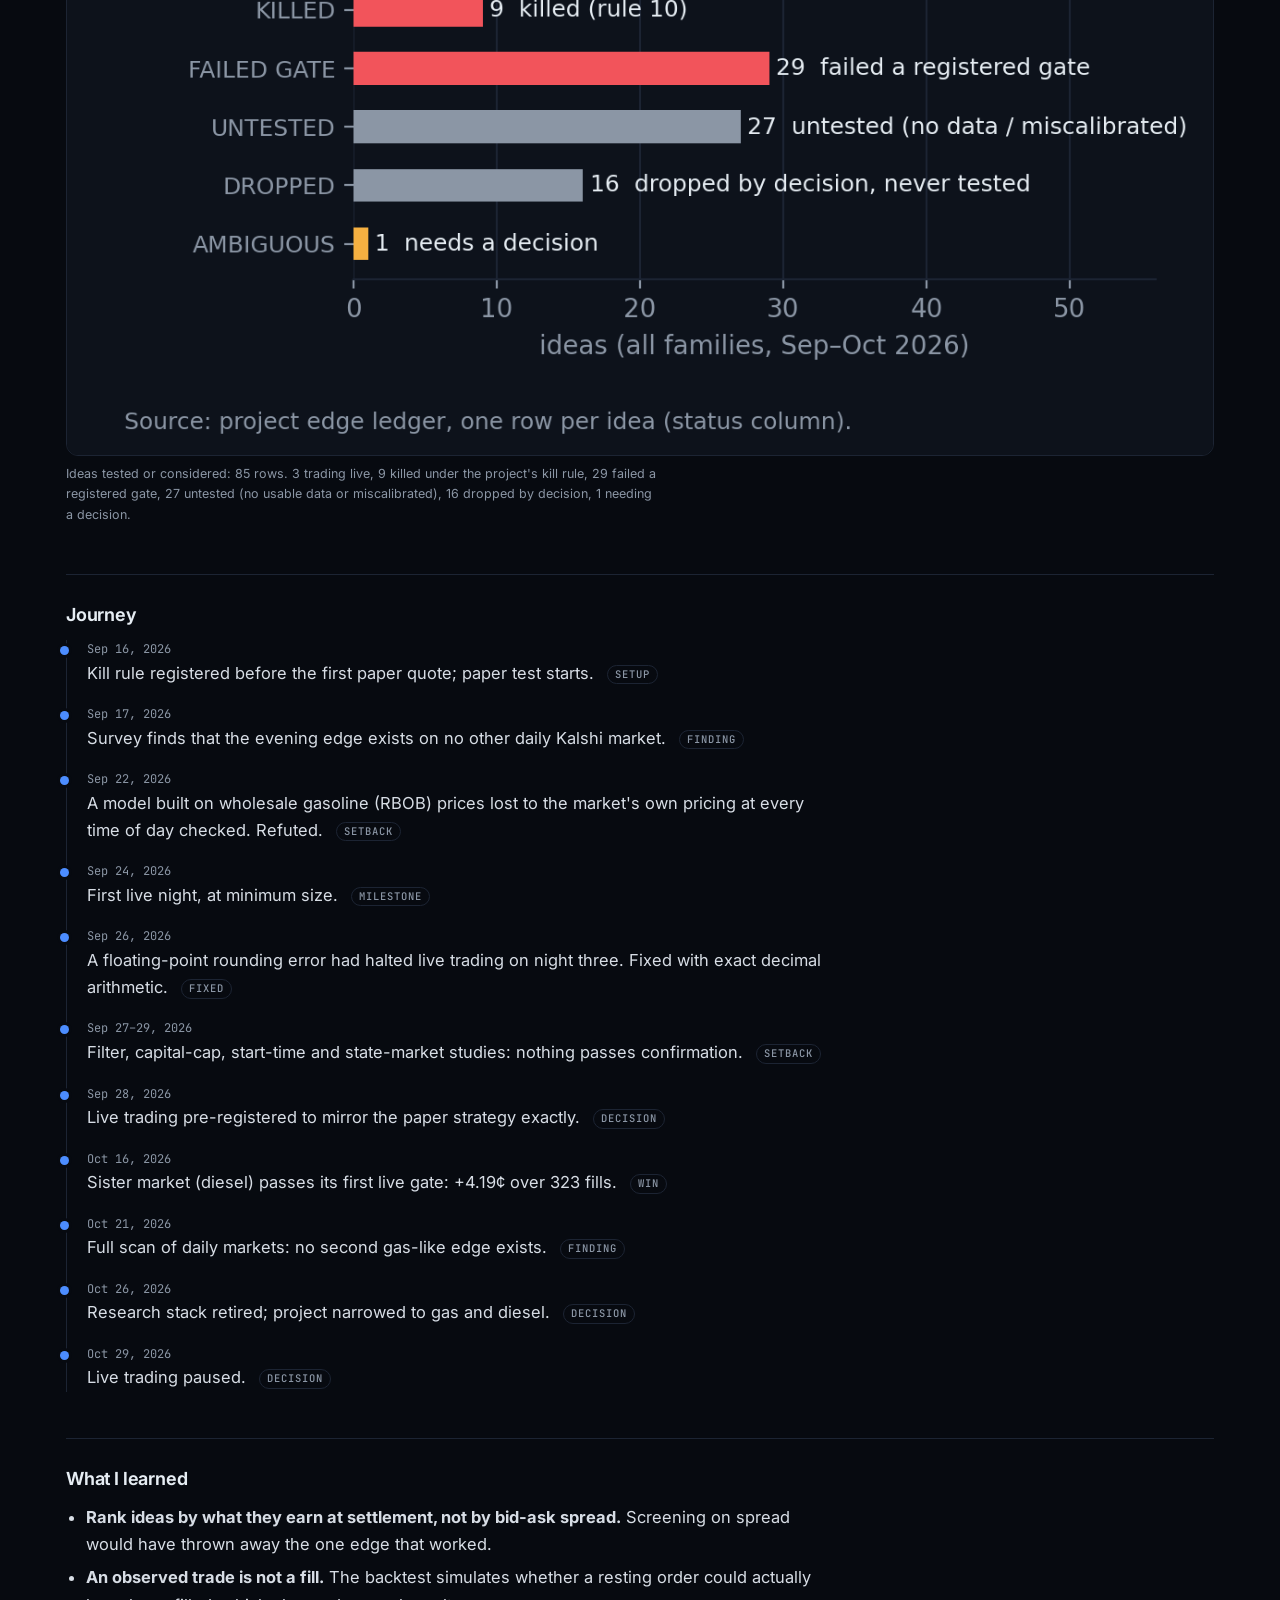
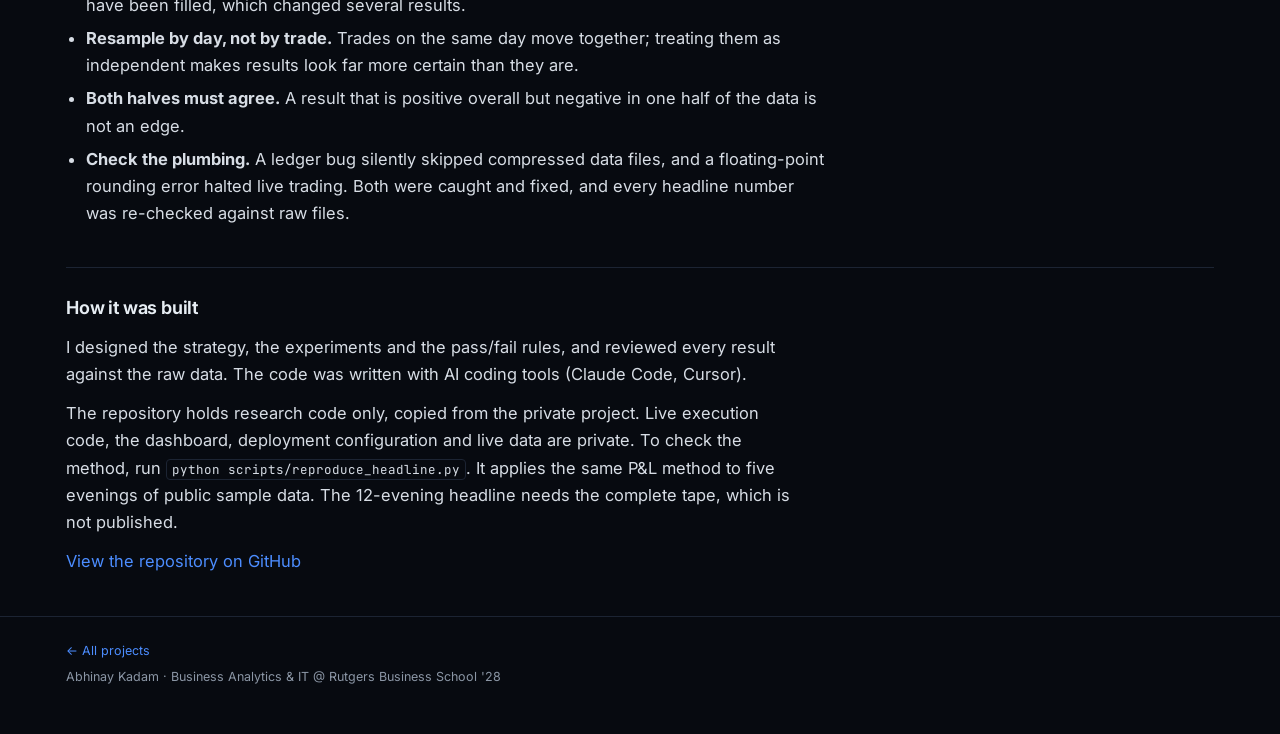
<file: projects/gas.html>
<!doctype html>
<html lang="en">
<head>
  <meta charset="utf-8">
  <meta name="viewport" content="width=device-width, initial-scale=1">
  <title>Kalshi Gas Market-Maker | Abhinay Kadam</title>
  <meta name="description" content="Case study: an automated Kalshi gas-price market-maker, from pre-registered backtest to forward paper test and a small live trial. +16.94 cents per contract after fees in a 12-evening paper test.">
  <link rel="icon" href="data:image/svg+xml,%3Csvg xmlns='http://www.w3.org/2000/svg' viewBox='0 0 16 16'%3E%3Crect width='16' height='16' fill='%2314284b'/%3E%3C/svg%3E">
  <link rel="preconnect" href="https://fonts.googleapis.com">
  <link rel="preconnect" href="https://fonts.gstatic.com" crossorigin>
  <link href="https://fonts.googleapis.com/css2?family=Inter:wght@400;500;600;700&family=JetBrains+Mono:wght@500;600&family=Silkscreen&display=swap" rel="stylesheet">
  <link rel="stylesheet" href="../assets/style.css">
</head>
<body>

  <header class="topbar">
    <div class="wrap topbar-inner">
      <a class="brand" href="../index.html"><span class="dot pos" aria-hidden="true"></span>abhinay kadam</a>
      <div class="topbar-links">
        <a class="btn" href="../index.html#projects">← All projects</a>
        <a class="btn" href="https://github.com/Prydae/kalshi-gas-maker">Repo ↗</a>
      </div>
    </div>
  </header>

  <header class="page-head">
    <div class="wrap">
      <p class="pills"><span class="pill"><span class="dot amber" aria-hidden="true"></span>LIVE-TESTED · PAUSED</span></p>
      <h1>Kalshi Gas Market-Maker: from hypothesis to live trading</h1>
      <p class="lead">An automated trading system for Kalshi's daily US gas-price markets. It went through a pre-registered backtest, a forward paper test and a small live trial. Of 85 strategy ideas logged, this is the one gas edge that cleared every gate.</p>
    </div>
  </header>

  <main class="wrap case">

    <section id="problem" aria-labelledby="problem-heading">
      <h2 id="problem-heading">The problem</h2>
      <p>Kalshi lists a ladder of contracts each day, each asking whether the AAA national gas average will be above a set price tomorrow. Many ideas for trading that ladder look plausible on paper. The question was which, if any, survive a test written before the result is known.</p>
      <p>The project logged 85 strategy ideas. 38 were killed or failed a pre-registered gate. Most of the failures taught more than the one edge that worked.</p>
    </section>

    <section id="approach" aria-labelledby="approach-heading">
      <h2 id="approach-heading">The approach</h2>
      <p>In the last hours before the 11:59 PM ET close, buyers of YES pay more than those contracts turn out to be worth on average. The system posts resting offers to sell YES at those prices. About 72% of the contracts it sold settled NO, so the offer kept its premium. It never takes the other side's price, and every result is measured after Kalshi's taker fee.</p>

      <h3>Every idea goes through the same gates</h3>
      <ol>
        <li><strong>Write the rule first.</strong> Hypothesis, data split, statistics and pass/fail threshold are committed before any result is computed.</li>
        <li><strong>Backtest on history</strong> the rule was not tuned on.</li>
        <li><strong>Forward paper test</strong> on live market data, with a stop rule fixed in advance.</li>
        <li><strong>Go live small.</strong> Money goes in only after a paper pass, at minimum size.</li>
        <li><strong>A failed gate is a failure.</strong> Thresholds are never moved after a result is known.</li>
      </ol>

      <h3>Pipeline</h3>
      <p class="muted">Public Kalshi market data (markets, trades, order books) → backfill and settlement reconstruction → backtest maker simulator → pre-registered rules and gates → forward paper test (records what a resting order would do) → settlement and ledger in cents per contract. A live trial ran alongside the paper test; its code is private.</p>
    </section>

    <section id="results" aria-labelledby="results-heading">
      <h2 id="results-heading">Results</h2>
      <p>All figures are cents per contract after Kalshi's taker fee. The full detail is in the repository's RESULTS.md.</p>

      <div class="table-wrap">
        <table class="data">
          <thead>
            <tr>
              <th>Stage</th>
              <th>Sample</th>
              <th class="num">Result</th>
              <th class="num">95% interval</th>
            </tr>
          </thead>
          <tbody>
            <tr>
              <td>Backtest, pre-registered benchmark</td>
              <td>14,213 simulated fills, 67 days</td>
              <td class="num"><strong>+10.10¢</strong></td>
              <td class="num">[+4.18, +16.07]*</td>
            </tr>
            <tr>
              <td>Forward paper test</td>
              <td>3,270 simulated fills, 12 evenings</td>
              <td class="num"><strong>+16.94¢</strong></td>
              <td class="num">[+4.75, +27.85]</td>
            </tr>
          </tbody>
        </table>
      </div>
      <p class="muted">* The pre-registered interval was [+4.28, +16.15]. A fresh bootstrap on the stored simulation gives the interval shown here. The paper interval is a date-level bootstrap, resampling whole evenings rather than fills.</p>

      <ul>
        <li><strong>Paper fills that were profitable:</strong> 72.1%</li>
        <li><strong>Paper evenings that were positive:</strong> 8 of 12</li>
        <li><strong>Ideas tested:</strong> 85 logged; 38 killed or failed a pre-registered gate</li>
      </ul>

      <div class="note">
        <p><strong>Read with care.</strong> Paper results are simulated against recorded order books, not real execution, so they can overstate live results. Twelve evenings is a small sample, which is why the paper interval is wide. Live results are private and are not claimed here.</p>
      </div>

      <h3>By hour of fill (Eastern time), paper, 12 evenings</h3>
      <div class="table-wrap">
        <table class="data">
          <thead>
            <tr>
              <th>Hour</th>
              <th class="num">Fills</th>
              <th class="num">Cents per contract</th>
            </tr>
          </thead>
          <tbody>
            <tr><td>18:00</td><td class="num">301</td><td class="num">+13.04</td></tr>
            <tr><td>19:00</td><td class="num">337</td><td class="num">+15.01</td></tr>
            <tr><td>20:00</td><td class="num">450</td><td class="num">+16.75</td></tr>
            <tr><td>21:00</td><td class="num">507</td><td class="num">+14.81</td></tr>
            <tr><td>22:00</td><td class="num">706</td><td class="num">+15.28</td></tr>
            <tr><td>23:00</td><td class="num">969</td><td class="num">+21.25</td></tr>
          </tbody>
        </table>
      </div>
      <p class="muted">Every hour is positive. The 23:00 hour, nearest the market's close, earns the most.</p>

      <figure>
        <img src="../assets/img/gas-pnl-cumulative.png" alt="Line chart of cumulative paper profit per contract across 12 registered nights, from September 17 to September 28, 2026, ending at +16.94 cents. A dashed line marks the +10.10 cent registered backtest benchmark.">
        <figcaption>Cumulative P&amp;L per contract, gas paper test (size 1), 12 registered nights. Dashed line: registered backtest benchmark, +10.10¢. Live results are not plotted.</figcaption>
      </figure>

      <figure>
        <img src="../assets/img/gas-ideas-tested.png" alt="Horizontal bar chart of 85 logged ideas by status: 3 trading live, 0 forward paper test, 9 killed under the kill rule, 29 failed a registered gate, 27 untested, 16 dropped by decision, 1 ambiguous.">
        <figcaption>Ideas tested or considered: 85 rows. 3 trading live, 9 killed under the project's kill rule, 29 failed a registered gate, 27 untested (no usable data or miscalibrated), 16 dropped by decision, 1 needing a decision.</figcaption>
      </figure>
    </section>

    <section id="journey" aria-labelledby="journey-heading">
      <h2 id="journey-heading">Journey</h2>
      <ol class="timeline">
        <li><span class="date">Sep 16, 2026</span>Kill rule registered before the first paper quote; paper test starts. <span class="tag">Setup</span></li>
        <li><span class="date">Sep 17, 2026</span>Survey finds that the evening edge exists on no other daily Kalshi market. <span class="tag">Finding</span></li>
        <li><span class="date">Sep 22, 2026</span>A model built on wholesale gasoline (RBOB) prices lost to the market's own pricing at every time of day checked. Refuted. <span class="tag">Setback</span></li>
        <li><span class="date">Sep 24, 2026</span>First live night, at minimum size. <span class="tag">Milestone</span></li>
        <li><span class="date">Sep 26, 2026</span>A floating-point rounding error had halted live trading on night three. Fixed with exact decimal arithmetic. <span class="tag">Fixed</span></li>
        <li><span class="date">Sep 27–29, 2026</span>Filter, capital-cap, start-time and state-market studies: nothing passes confirmation. <span class="tag">Setback</span></li>
        <li><span class="date">Sep 28, 2026</span>Live trading pre-registered to mirror the paper strategy exactly. <span class="tag">Decision</span></li>
        <li><span class="date">Oct 16, 2026</span>Sister market (diesel) passes its first live gate: +4.19¢ over 323 fills. <span class="tag">Win</span></li>
        <li><span class="date">Oct 21, 2026</span>Full scan of daily markets: no second gas-like edge exists. <span class="tag">Finding</span></li>
        <li><span class="date">Oct 26, 2026</span>Research stack retired; project narrowed to gas and diesel. <span class="tag">Decision</span></li>
        <li><span class="date">Oct 29, 2026</span>Live trading paused. <span class="tag">Decision</span></li>
      </ol>
    </section>

    <section id="learned" aria-labelledby="learned-heading">
      <h2 id="learned-heading">What I learned</h2>
      <ul>
        <li><strong>Rank ideas by what they earn at settlement, not by bid-ask spread.</strong> Screening on spread would have thrown away the one edge that worked.</li>
        <li><strong>An observed trade is not a fill.</strong> The backtest simulates whether a resting order could actually have been filled, which changed several results.</li>
        <li><strong>Resample by day, not by trade.</strong> Trades on the same day move together; treating them as independent makes results look far more certain than they are.</li>
        <li><strong>Both halves must agree.</strong> A result that is positive overall but negative in one half of the data is not an edge.</li>
        <li><strong>Check the plumbing.</strong> A ledger bug silently skipped compressed data files, and a floating-point rounding error halted live trading. Both were caught and fixed, and every headline number was re-checked against raw files.</li>
      </ul>
    </section>

    <section id="built" aria-labelledby="built-heading">
      <h2 id="built-heading">How it was built</h2>
      <p>I designed the strategy, the experiments and the pass/fail rules, and reviewed every result against the raw data. The code was written with AI coding tools (Claude Code, Cursor).</p>
      <p>The repository holds research code only, copied from the private project. Live execution code, the dashboard, deployment configuration and live data are private. To check the method, run <code>python scripts/reproduce_headline.py</code>. It applies the same P&amp;L method to five evenings of public sample data. The 12-evening headline needs the complete tape, which is not published.</p>
      <p><a href="https://github.com/Prydae/kalshi-gas-maker">View the repository on GitHub</a></p>
    </section>

  </main>

  <footer class="site-footer">
    <div class="wrap">
      <p><a href="../index.html#projects">← All projects</a></p>
      <p>Abhinay Kadam · Business Analytics &amp; IT @ Rutgers Business School '28</p>
    </div>
  </footer>

</body>
</html>
</file>
<file: assets/style.css>
/* Trading-terminal theme. Plain CSS, no framework, no animation beyond hover colour. */

:root {
  --bg: #070a10;
  --panel: #0d121b;
  --border: #1c2433;
  --border-hover: #2b3649;
  --text: #e6edf3;
  --body: #d7dde5;
  --muted: #8b96a5;
  --pos: #2bd48a;
  --neg: #f2545b;
  --accent: #4c8dff;
  --amber: #f5b041;
  --radius: 12px;
  --sans: Inter, -apple-system, BlinkMacSystemFont, "Segoe UI", Roboto, "Helvetica Neue", Arial, sans-serif;
  --mono: "JetBrains Mono", ui-monospace, SFMono-Regular, Consolas, "Liberation Mono", monospace;
}

* { box-sizing: border-box; }

html { background: var(--bg); -webkit-text-size-adjust: 100%; }

body {
  margin: 0;
  background: var(--bg);
  color: var(--text);
  font-family: var(--sans);
  font-size: 16.5px;
  line-height: 1.65;
  color: var(--body);
}

h1, h2, h3, h4 {
  font-family: var(--sans);
  font-weight: 700;
  letter-spacing: -0.01em;
}

a { color: var(--accent); text-decoration: none; }
a:hover { text-decoration: underline; text-underline-offset: 3px; }

:focus-visible {
  outline: 2px solid var(--accent);
  outline-offset: 2px;
  border-radius: 6px;
}

img { max-width: 100%; height: auto; }

.wrap { max-width: 1180px; margin: 0 auto; padding: 0 16px; }

/* Top bar */
.topbar { border-bottom: 1px solid var(--border); background: var(--bg); }

.topbar-inner {
  display: flex;
  flex-wrap: wrap;
  align-items: center;
  justify-content: space-between;
  gap: 12px 16px;
  padding-top: 14px;
  padding-bottom: 14px;
}

@media (max-width: 719px) {
  .topbar-inner { justify-content: flex-start; }
  .topbar-inner > .seg { order: 2; width: 100%; }
  .topbar-inner > .topbar-links { order: 3; }
  .topbar-inner > .brand { order: 1; }
}

.brand {
  display: inline-flex;
  align-items: center;
  gap: 10px;
  color: var(--text);
  font-family: "Silkscreen", var(--mono);
  font-size: 15px;
  letter-spacing: 0.04em;
}
.brand:hover { text-decoration: none; }

/* Segmented tab control */
.seg {
  display: flex;
  max-width: 100%;
  padding: 3px;
  border: 1px solid var(--border);
  border-radius: 999px;
  background: var(--panel);
  overflow-x: auto;
  scrollbar-width: none;
  -webkit-overflow-scrolling: touch;
}
.seg::-webkit-scrollbar { display: none; }

.seg a {
  flex: 0 0 auto;
  padding: 6px 16px;
  border-radius: 999px;
  color: var(--muted);
  font-size: 13px;
  font-weight: 500;
  white-space: nowrap;
}
.seg a:hover { color: var(--text); text-decoration: none; }
.seg a[aria-current="page"] { background: var(--accent); color: var(--bg); }

.topbar-links { display: flex; flex-wrap: wrap; gap: 8px; }

.btn {
  display: inline-flex;
  align-items: center;
  gap: 6px;
  padding: 6px 12px;
  border: 1px solid var(--border);
  border-radius: 8px;
  background: var(--panel);
  color: var(--text);
  font-size: 13px;
  white-space: nowrap;
}
.btn:hover { border-color: var(--border-hover); text-decoration: none; }
.btn-primary { background: var(--accent); border-color: var(--accent); color: var(--bg); font-weight: 600; }
.btn-primary:hover { background: #6aa0ff; border-color: #6aa0ff; }

/* Dots and pills */
.dot {
  display: inline-block;
  flex: 0 0 auto;
  width: 8px;
  height: 8px;
  border-radius: 50%;
  background: var(--muted);
}
.dot.pos { background: var(--pos); }
.dot.neg { background: var(--neg); }
.dot.amber { background: var(--amber); }
.dot.accent { background: var(--accent); }
.dot.muted { background: var(--muted); }

.pill {
  display: inline-flex;
  align-items: center;
  gap: 8px;
  padding: 4px 12px;
  border: 1px solid var(--border);
  border-radius: 999px;
  background: var(--bg);
  color: var(--muted);
  font-size: 12px;
  line-height: 1.5;
}
.pill-text { color: var(--text); }

/* Tabs: with JS on, only the active tab is shown. With JS off, both stack. */
.tab { padding: 24px 0 56px; }
html.js .tab:not(.is-active) { display: none; }

/* Panels and labels */
.panel {
  background: var(--panel);
  border: 1px solid var(--border);
  border-radius: var(--radius);
  padding: 22px;
  min-width: 0;
}

.label {
  margin: 0 0 14px;
  color: var(--muted);
  font-family: var(--mono);
  font-size: 11px;
  font-weight: 500;
  letter-spacing: 0.12em;
  text-transform: uppercase;
}

.muted { color: var(--muted); }

/* Profile header */
.hero h1 {
  margin: 14px 0 6px;
  font-size: clamp(1.7rem, 4.5vw, 2.2rem);
  font-weight: 650;
  letter-spacing: -0.01em;
  line-height: 1.2;
}
.hero .sub { margin: 0 0 14px; color: var(--muted); font-size: 15px; }
.hero .about { margin: 0; max-width: 70ch; }

.pills { display: flex; flex-wrap: wrap; gap: 8px; margin: 0; }

/* Stat tiles */
.stats {
  display: grid;
  grid-template-columns: repeat(2, minmax(0, 1fr));
  gap: 12px;
  margin: 12px 0;
}
@media (min-width: 800px) {
  .stats { grid-template-columns: repeat(4, minmax(0, 1fr)); }
}

.tile {
  background: var(--panel);
  border: 1px solid var(--border);
  border-radius: var(--radius);
  padding: 18px;
  min-width: 0;
}

.tile .big {
  display: block;
  color: var(--pos);
  font-family: var(--mono);
  font-size: 26px;
  font-weight: 600;
  line-height: 1.2;
  font-variant-numeric: tabular-nums;
  overflow-wrap: anywhere;
}
.tile .big.neg { color: var(--neg); }
.tile .big.amber { color: var(--amber); }
.tile .big.text { color: var(--text); }
.tile .big.long { font-size: 20px; }

.tile .cap {
  display: block;
  margin-top: 8px;
  color: var(--muted);
  font-family: var(--mono);
  font-weight: 500;
  font-size: 11px;
  letter-spacing: 0.12em;
  text-transform: uppercase;
  line-height: 1.4;
}

/* Resume columns */
.cols {
  display: grid;
  grid-template-columns: minmax(0, 1fr);
  gap: 16px;
  margin-top: 16px;
}
@media (min-width: 860px) {
  .cols { grid-template-columns: minmax(0, 1fr) minmax(0, 1fr); }
  .span-2 { grid-column: 1 / -1; }
}

.entry {
  padding: 14px 0;
  border-top: 1px solid var(--border);
}
.entry:first-of-type { border-top: none; padding-top: 0; }
.entry h3 { margin: 0; font-size: 16px; font-weight: 700; line-height: 1.4; }
.entry .meta {
  margin: 2px 0 6px;
  color: var(--muted);
  font-family: var(--mono);
  font-size: 12px;
}
.entry p { margin: 0; color: var(--text); }
.entry ul { margin: 6px 0 0; padding-left: 18px; color: var(--text); }
.entry li { margin-bottom: 4px; }

.chips,
.entry ul.chips { display: flex; flex-wrap: wrap; gap: 8px; margin: 0; padding: 0; list-style: none; }
.entry ul.chips { margin-top: 10px; }
.chips li {
  padding: 4px 10px;
  border: 1px solid var(--border);
  border-radius: 999px;
  background: var(--bg);
  color: var(--text);
  font-size: 12px;
  margin: 0;
}

.row-link {
  display: flex;
  align-items: flex-start;
  justify-content: space-between;
  gap: 12px;
  padding: 14px 0;
  border-top: 1px solid var(--border);
  color: var(--text);
}
.row-link:first-of-type { border-top: none; padding-top: 0; }
.row-link:hover { text-decoration: none; }
.row-link:hover .row-title { color: var(--accent); }
.row-title { display: block; font-weight: 600; }
.row-desc { display: block; color: var(--muted); font-size: 13px; }
.row-cta { flex: 0 0 auto; color: var(--accent); font-size: 13px; white-space: nowrap; }

/* Project cards */
.proj-grid {
  display: grid;
  grid-template-columns: minmax(0, 1fr);
  gap: 16px;
}
@media (min-width: 860px) {
  .proj-grid { grid-template-columns: minmax(0, 1fr) minmax(0, 1fr); }
}

.proj { display: flex; flex-direction: column; gap: 16px; }

.proj-head {
  display: flex;
  flex-wrap: wrap;
  align-items: flex-start;
  justify-content: space-between;
  gap: 10px;
}
.proj-head h2 { margin: 0; font-size: 18px; font-weight: 650; line-height: 1.3; }

.proj-metrics {
  display: grid;
  grid-template-columns: 1fr;
  gap: 10px;
  margin: 0;
}
@media (min-width: 520px) {
  .proj-metrics { grid-template-columns: repeat(3, minmax(0, 1fr)); }
}
.proj-metrics .tile { padding: 14px; }
.proj-metrics .tile .big { font-size: 20px; }

.proj p.summary { margin: 0; color: var(--muted); }

.proj-actions { display: flex; flex-wrap: wrap; gap: 8px; margin-top: auto; }

.fallback { color: var(--muted); }

/* Case study pages */
.page-head { padding: 32px 0 24px; }
.page-head h1 {
  margin: 14px 0 10px;
  font-size: clamp(1.6rem, 4vw, 2rem);
  font-weight: 650;
  letter-spacing: -0.01em;
  line-height: 1.25;
}
.lead { margin: 0 0 16px; color: var(--muted); font-size: 15px; max-width: 72ch; }

.case section {
  padding: 28px 0;
  border-top: 1px solid var(--border);
}
.case section:first-of-type { border-top: none; }
.case h2 {
  margin: 0 0 14px;
  color: var(--text);
  font-size: 18px;
  font-weight: 650;
  line-height: 1.3;
}
.case h3 {
  margin: 22px 0 8px;
  color: var(--text);
  font-size: 14px;
  font-weight: 600;
}
.case p, .case li { max-width: 74ch; }
.case p { margin: 0 0 12px; }
.case ul, .case ol { margin: 0 0 12px; padding-left: 20px; }
.case li { margin-bottom: 6px; }
.case code {
  font-family: var(--mono);
  font-size: 12.5px;
  background: var(--bg);
  border: 1px solid var(--border);
  border-radius: 4px;
  padding: 1px 5px;
}

.table-wrap {
  overflow-x: auto;
  margin: 12px 0 16px;
  border: 1px solid var(--border);
  border-radius: var(--radius);
  -webkit-overflow-scrolling: touch;
}

table.data {
  width: 100%;
  border-collapse: collapse;
  font-size: 13px;
}
table.data th,
table.data td {
  padding: 10px 12px;
  text-align: left;
  vertical-align: top;
  border-bottom: 1px solid var(--border);
}
table.data tr:last-child td { border-bottom: none; }
table.data th {
  background: var(--bg);
  color: var(--muted);
  font-family: var(--mono);
  font-size: 11px;
  font-weight: 500;
  letter-spacing: 0.12em;
  text-transform: uppercase;
  white-space: nowrap;
}
table.data .num {
  text-align: right;
  white-space: nowrap;
  font-family: var(--mono);
  font-variant-numeric: tabular-nums;
}

figure { margin: 20px 0; }
figure img {
  display: block;
  width: 100%;
  border: 1px solid var(--border);
  border-radius: var(--radius);
}
figcaption {
  margin-top: 8px;
  color: var(--muted);
  font-size: 12.5px;
  max-width: 74ch;
}

.note {
  margin: 16px 0;
  padding: 14px 18px;
  background: var(--bg);
  border: 1px solid var(--border);
  border-left: 3px solid var(--amber);
  border-radius: 8px;
  max-width: 74ch;
}
.note p:last-child, .note ul:last-child { margin-bottom: 0; }

/* Timeline */
.timeline {
  list-style: none;
  margin: 0;
  padding: 0 0 0 22px;
  border-left: 1px solid var(--border);
  margin-left: 4px;
}
.timeline li {
  position: relative;
  margin: 0 0 18px;
  max-width: 74ch;
}
.timeline li::before {
  content: "";
  position: absolute;
  left: -27px;
  top: 6px;
  width: 9px;
  height: 9px;
  border-radius: 50%;
  background: var(--accent);
  box-shadow: 0 0 0 3px var(--bg);
}
.timeline .date {
  display: block;
  color: var(--muted);
  font-family: var(--mono);
  font-size: 12px;
}

.tag {
  display: inline-block;
  margin-left: 8px;
  padding: 0 7px;
  border: 1px solid var(--border);
  border-radius: 999px;
  color: var(--muted);
  font-family: var(--mono);
  font-weight: 500;
  font-size: 10.5px;
  letter-spacing: 0.1em;
  text-transform: uppercase;
  vertical-align: 1px;
}

.case .links { display: flex; flex-wrap: wrap; gap: 8px; margin: 0; padding: 0; list-style: none; }
.case .links li { margin: 0; max-width: none; }

.site-footer {
  border-top: 1px solid var(--border);
  padding: 24px 0 40px;
  color: var(--muted);
  font-size: 12.5px;
}
.site-footer p { margin: 0 0 6px; }
</file>
